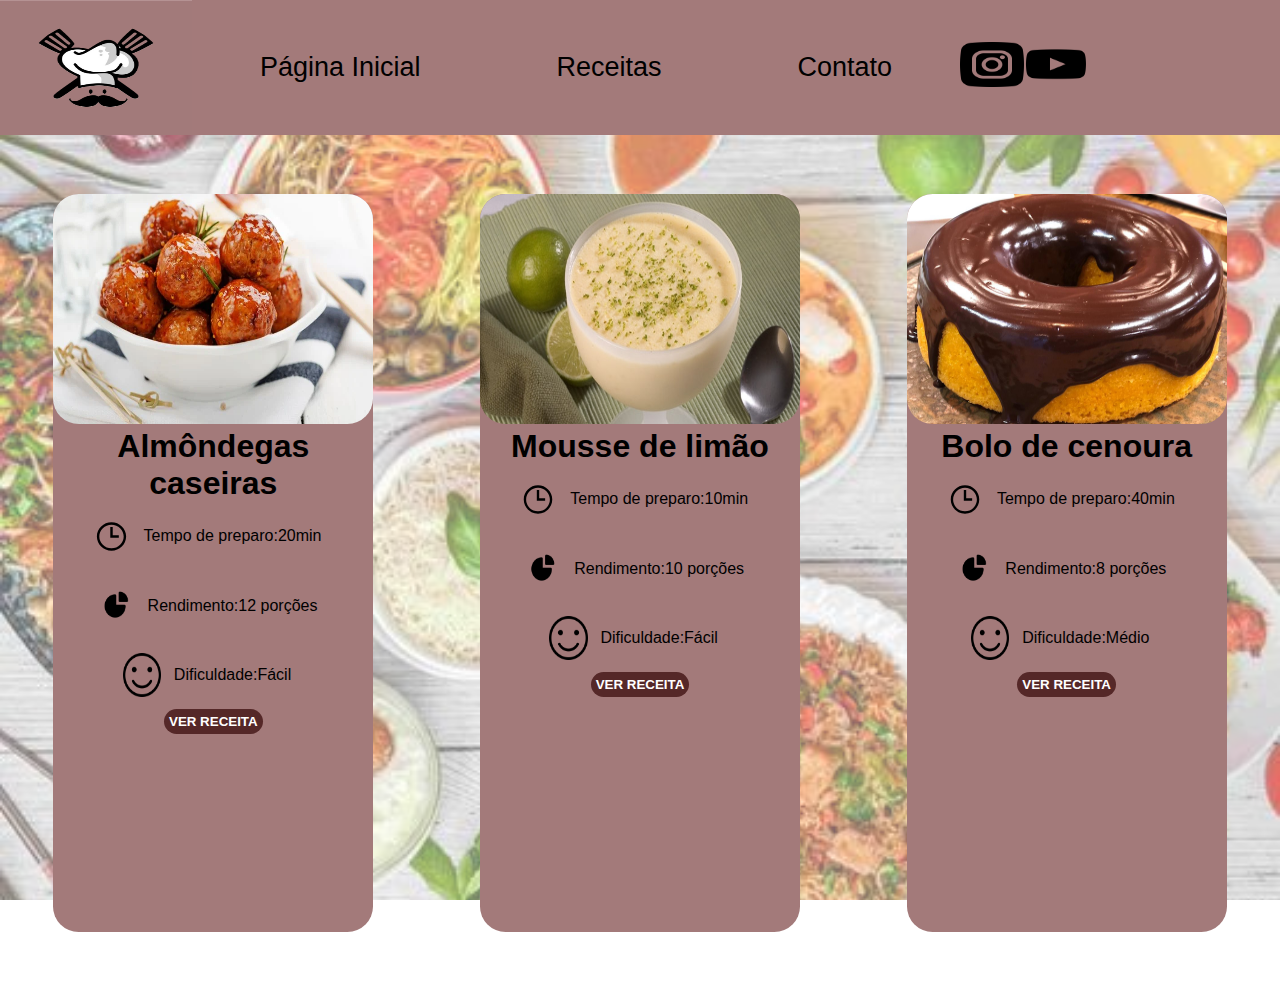
<file: index.html>
<!DOCTYPE html>
<html lang="pt-br">
<head>
    <meta charset="UTF-8">
    <meta http-equiv="X-UA-Compatible" content="IE=edge">
    <meta name="viewport" content="width=device-width, initial-scale=1.0">
    <meta name="Author" content="Hérika Borges Machado">
    <link rel="stylesheet" href="./css/style1.css"/>

    <title>Receitas imperdíveis</title>
</head>
<body id="fundo">
    <header>
        <nav>
            <img id="logo" src="img/logotipo.jpg" alt="Logo do Site">
            <ul id="menu">
                <li><a href="./index.html">Página Inicial</a></li>
                <li><a href="./index1.html">Receitas</a></li>
                <li><a href="./index3.html">Contato</a></li>
            </ul>
            <ul id="icons">
                <li><a href="#"><img src="img/instagram.png" alt="Instagram"></a></li>
                <li><a href="#"><img src="img/youtube.png" alt="Youtube"></a></li>
            </ul>
        </nav>
    </header>

    <section>

        <div id="receitas">
            <div class="receita">
                <div>
                    <img src="./img/alomondega.webp" class="img">
                </div>
                <div>
                    <h1>Almôndegas caseiras</h1>
                    <div>
                        <img src="./img/relogio.svg" class="icon">
                        <div class="coluna">
                            <p>Tempo de preparo:</p>
                            <p>20min</p>
                        </div>
                        
                    </div>
                    <div>
                        <img src="./img/porcao.png"  class="icon">
                        <div class="coluna">
                            <p>Rendimento:</p>
                            <p>12 porções</p>
                        </div>
                    </div>
                    <div>
                        <img src="./img/smile.png"  class="icon">
                        <div class="coluna">
                            <p>Dificuldade:</p>
                            <p>Fácil</p> 
                        </div>
                        
                    </div>
                </div>
                <button>VER RECEITA</button>
            </div>
        
            <div class="receita">
                <div>
                    <img src="img/mousse de limão.jpg" class="img">
                </div>
                <div>
                    <h1>Mousse de limão</h1>
                    <div>
                        <img src="./img/relogio.svg" class="icon">
                        <div class="coluna">
                            <p>Tempo de preparo:</p>
                            <p>10min</p>
                        </div>
                        
                    </div>
                    <div>
                        <img src="./img/porcao.png"  class="icon">
                        <div class="coluna">
                            <p>Rendimento:</p>
                            <p>10 porções</p>
                        </div>
                    </div>
                    <div>
                        <img src="./img/smile.png"  class="icon">
                        <div class="coluna">
                            <p>Dificuldade:</p>
                            <p>Fácil</p>
                        </div>
                    </div>
                </div>
                <button>VER RECEITA</button>
            </div>
        
            <div class="receita">
                <div>
                    <img src="img/bolo de cenoura.jpeg" class="img">
                </div>
                <div>
                    <h1>Bolo de cenoura</h1>
                    <div>
                        <img src="./img/relogio.svg" class="icon">
                       <div class="coluna">
                           <p>Tempo de preparo:</p>
                           <p>40min</p>
                       </div>
                    </div>
                    <div>
                        <img src="./img/porcao.png"  class="icon">
                        <div class="coluna">
                            <p>Rendimento:</p>
                            <p>8 porções</p>
                        </div>
                    </div>
                    <div>
                        <img src="./img/smile.png"  class="icon">
                        <div class="coluna">
                            <p>Dificuldade:</p>
                            <p>Médio</p>
                        </div>
                    </div>
                </div>
                <button>VER RECEITA</button>
            </div>
        </div>
    </section>

</body>
</html>
</file>
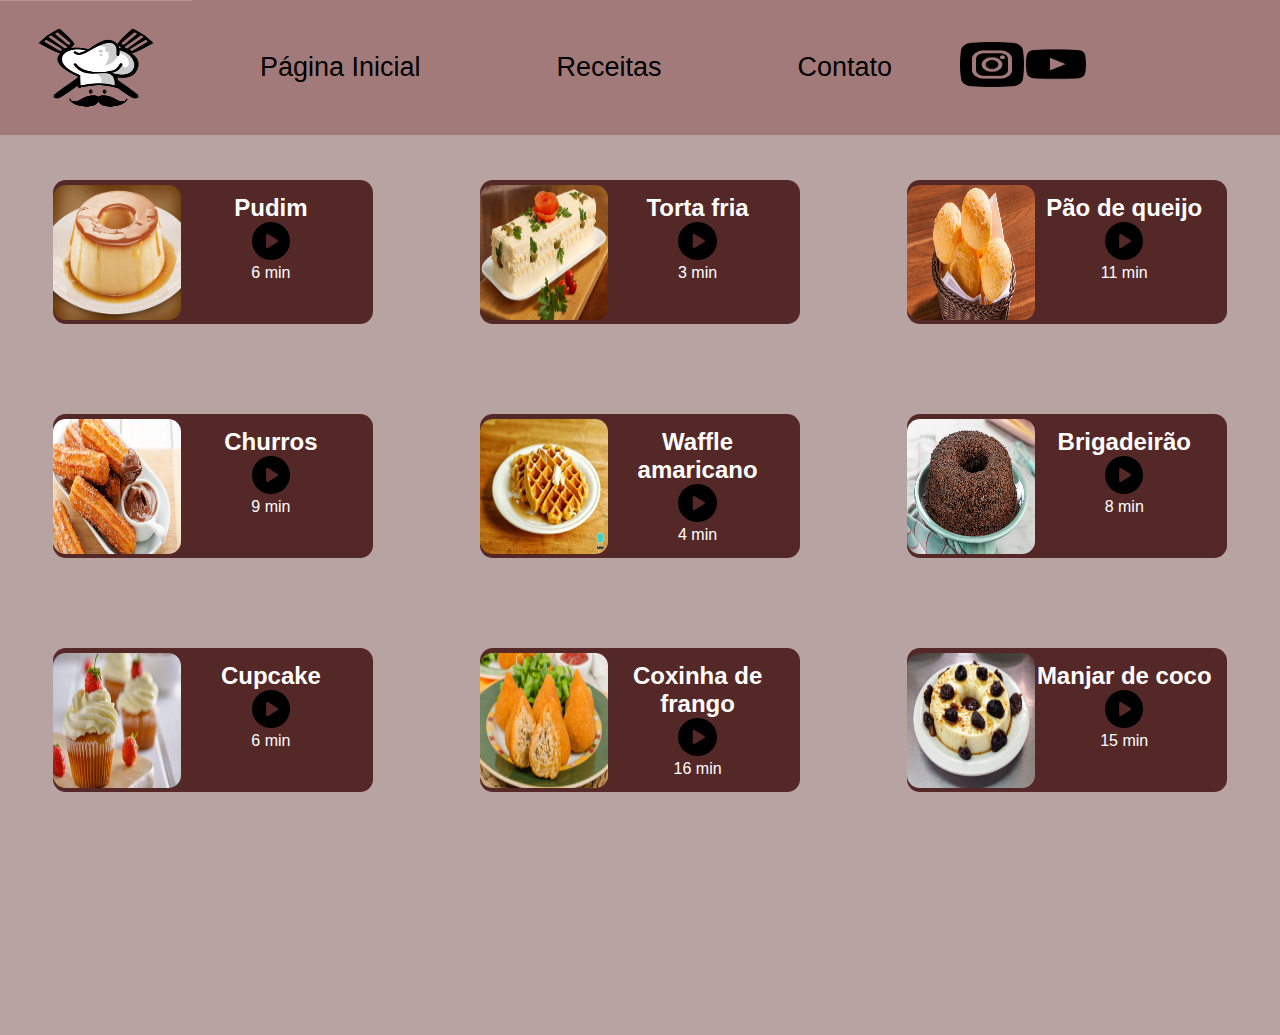
<file: index1.html>
<!DOCTYPE html>
<html lang="pt-br">
<head>
    <meta charset="UTF-8">
    <meta http-equiv="X-UA-Compatible" content="IE=edge">
    <meta name="viewport" content="width=device-width, initial-scale=1.0">
    <meta name="Author" content="Hérika Borges Machado">
    <link rel="stylesheet" href="./css/style2.css"/>

    <title>Receitas imperdíveis</title>
</head>
<body id="fundo">
    <header>
        <nav>
            <img id="logo" src="img/logotipo.jpg" alt="Logo do Site">
            <ul id="menu">
                <li><a href="./index.html">Página Inicial</a></li>
                <li><a href="./index1.html">Receitas</a></li>
                <li><a href="./index3.html">Contato</a></li>
            </ul>
            <ul id="icons">
                <li><a href="#"><img src="img/instagram.png" alt="Instagram"></a></li>
                <li><a href="#"><img src="img/youtube.png" alt="Youtube"></a></li>
            </ul>
        </nav>
    </header>

    
    <section id="secao-2">
        <div>

            <div class="mini-receita">
                <div class="imagem">
                    <img src="img/pudim.jpg">
                </div>
                <div class="info">
                    <h2>Pudim</h2>
                    <a href="https://www.youtube.com/watch?v=0MJep0plDlw">
                        <img src="img/btn-play.png">
                    </a>
                    <p>6 min</p>
                </div>
            </div>
    
            <div class="mini-receita">
                <div class="imagem">
                    <img src="img/churros.jpg">
                </div>
                <div class="info">
                    <h2>Churros</h2>
                    <a href="https://www.youtube.com/watch?v=yyBj-aP2cMY">
                        <img src="img/btn-play.png">
                    </a>
                    <p>9 min</p>
                </div>
            </div>
    
            <div class="mini-receita">
                <div class="imagem">
                    <img src="img/cupcake.jpg">
                </div>
                <div class="info">
                    <h2>Cupcake</h2>
                    <a href="https://www.youtube.com/watch?v=BKxZ_tYpUKM">
                        <img src="img/btn-play.png">
                    </a>
                    <p>6 min</p>
                </div>
            </div>
        </div>

        
        <div>

            <div class="mini-receita">
                <div class="imagem">
                    <img src="img/torta fria.jpg">
                </div>
                <div class="info">
                    <h2>Torta fria</h2>
                    <a href="https://www.youtube.com/watch?v=a4B8rYGgKdw">
                        <img src="img/btn-play.png">
                    </a>
                    <p>3 min</p>
                </div>
            </div>
    
            <div class="mini-receita">
                <div class="imagem">
                    <img src="img/waffles americano.jpg">
                </div>
                <div class="info">
                    <h2>Waffle amaricano</h2>
                    <a href="https://www.youtube.com/watch?v=G3ww7VI5964">
                        <img src="img/btn-play.png">
                    </a>
                    <p>4 min</p>
                </div>
            </div>
    
            <div class="mini-receita">
                <div class="imagem">
                    <img src="img/coxinha.png">
                </div>
                <div class="info">
                    <h2>Coxinha de frango</h2>
                    <a href="https://www.youtube.com/watch?v=JJS9x54pIgQ">
                        <img src="img/btn-play.png">
                    </a>
                    <p>16 min</p>
                </div>
            </div>
        </div>

        <div>

            <div class="mini-receita">
                <div class="imagem">
                    <img src="img/pao de queijo.jpg">
                </div>
                <div class="info">
                    <h2>Pão de queijo</h2>
                    <a href="https://www.youtube.com/watch?v=cScbtSVMgac">
                        <img src="img/btn-play.png">
                    </a>
                    <p>11 min</p>
                </div>
            </div>
    
            <div class="mini-receita">
                <div class="imagem">
                    <img src="img/brigadeirao.jpg">
                </div>
                <div class="info">
                    <h2>Brigadeirão</h2>
                    <a href="https://www.youtube.com/watch?v=UJzzj4UKoZs">
                        <img src="img/btn-play.png">
                    </a>
                    <p>8 min</p>
                </div>
            </div>
    
            <div class="mini-receita">
                <div class="imagem">
                    <img src="img/Manjar de coco.jpg">
                </div>
                <div class="info">
                    <h2>Manjar de coco</h2>
                    <a href="https://www.youtube.com/watch?v=NR3C48-7aZ8">
                        <img src="img/btn-play.png">
                    </a>
                    <p>15 min</p>
                </div>
            </div>
        </div>
    </section>
</file>
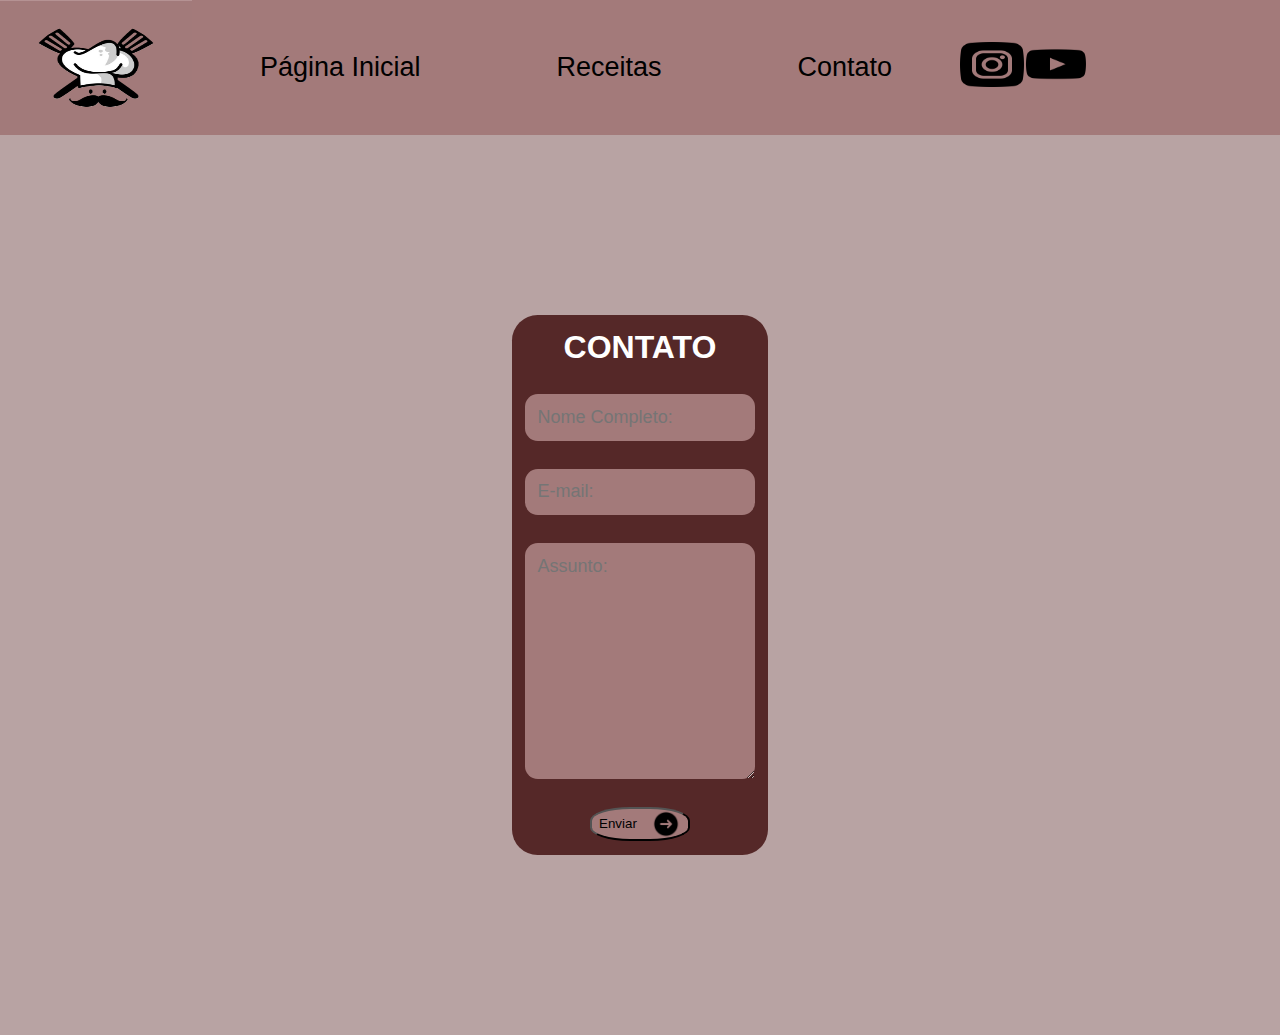
<file: index3.html>
<!DOCTYPE html>
<html lang="pt-br">
<head>
    <meta charset="UTF-8">
    <meta http-equiv="X-UA-Compatible" content="IE=edge">
    <meta name="viewport" content="width=device-width, initial-scale=1.0">
    <meta name="Author" content="Hérika Borges Machado">
    <link rel="stylesheet" href="./css/style3.css"/>

    <title>Receitas imperdíveis</title>
</head>
<body id="fundo">
    <header>
        <nav>
            <img id="logo" src="img/logotipo.jpg" alt="Logo do Site">
            <ul id="menu">
                <li><a href="./index.html">Página Inicial</a></li>
                <li><a href="./index1.html">Receitas</a></li>
                <li><a href="./index3.html">Contato</a></li>
            </ul>
            <ul id="icons">
                <li><a href="#"><img src="img/instagram.png" alt="Instagram"></a></li>
                <li><a href="#"><img src="img/youtube.png" alt="Youtube"></a></li>
            </ul>
        </nav>
    </header>

    
    <section id="secao-3">
        <form>
            <h1>CONTATO</h1>
            <input type="text" placeholder="Nome Completo:">
            <input type="email" placeholder="E-mail:">
            <textarea cols="30" rows="10" placeholder="Assunto:"></textarea>
            <button>
                Enviar
                <img src="img/arrow.png">
            </button>
        </form>
    </section>
</body>
</html>
</file>
<file: css/style1.css>
*{
    padding: 0;
    margin: 0;
    box-sizing: border-box;
    font-family: Arial, Helvetica, sans-serif;
}

header {
    width: 100vw;
    height: 15vh;
    background-color: #A37A7A;
    display: flex;
}

nav {
    display: flex;
    flex-direction: row;
    align-items: center;
    width: 100vw;
}


#logo { 
    width: 15vw;
    height: 15vh;
}

#icons {
    width: 10vw;
    justify-content: space-between;
}


#menu {
    width: 60vw;
    justify-content: space-around;
    display: inline-flex;
}

#icons li a img{
    width: 5vw;
    height: 5vh;
}

header nav ul {
    display: flex;
    flex-direction: row;
    align-items: center;
}

li {
    list-style: none;
}

li a{
    text-decoration: none;
    color: black;
    font-size: 3vh;
}

li a:hover{
    color: white;
}

#fundo::after {
    content: '';
    background-image: url(../img/fundo.jpeg);
    background-size: 100vw;
    position: absolute;
    width: 100vw;
    height: 100vh;
    left: 0vh;
    top: 0vw;
    opacity: .6;
    z-index: -1;
}

.receita {
    background-color: #A37A7A;
    width: 25vw;
    text-align: center;
    height: 82vh;
    border-radius: 2vw;
    
}

.receita img.img {
    width: 25vw;
    height: 18vw;
    border-radius: 2vw;
}

img.icon {
    width: 3vw;
}

.receita div div {
    display: flex;
    flex-direction: row;
    justify-content: center;
    padding: 1vw;
    
}

#receitas {
    height: 95vh;
    display: flex;
    justify-content: space-around;
    align-items: center;
}

button{
    border-radius: 1vw;
    padding: 5px;
    border: none;
    background-color: #552828;
    color: white;
    font-weight: bold;
}
</file>
<file: css/style2.css>
*{
    padding: 0;
    margin: 0;
    box-sizing: border-box;
    font-family: Arial, Helvetica, sans-serif;
}

header {
    width: 100vw;
    height: 15vh;
    background-color: #A37A7A;
    display: flex;
}

nav {
    display: flex;
    flex-direction: row;
    align-items: center;
    width: 100vw;
}


#logo { 
    width: 15vw;
    height: 15vh;
}

#icons {
    width: 10vw;
    justify-content: space-between;
}


#menu {
    width: 60vw;
    justify-content: space-around;
    display: inline-flex;
}

#icons li a img{
    width: 5vw;
    height: 5vh;
}

header nav ul {
    display: flex;
    flex-direction: row;
    align-items: center;
}

li {
    list-style: none;
}

li a{
    text-decoration: none;
    color: black;
    font-size: 3vh;
}

li a:hover{
    color: white;
}

#secao-2 {
    background-color: #b8a3a3;
    margin: 0vh;
    height: 100vh;
    display: flex;
    justify-content: space-around;
}

.mini-receita {
    background-color: #552828;
    width: 25vw;
    height: 16vh;
    display: flex;
    flex-direction: row;
    text-align: center;
    border-radius: 1vw;
    align-items: center;
    flex-wrap: wrap;
    margin: 5vh;
    margin-bottom: 10vh;
}

.imagem {
    width: 10vw;
    height: 15vh;
    display: flex;
    align-items: flex-start;
}

.imagem img {
    width: 10vw;
    height: 15vh;
    border-radius: 1vw;
}

.info {
    width: 14vw;
    color: white;
    height: 13vh;
    display: block;
}

.info img {
    width: 3vw;
}
</file>
<file: css/style3.css>
*{
    padding: 0;
    margin: 0;
    box-sizing: border-box;
    font-family: Arial, Helvetica, sans-serif;
}

header {
    width: 100vw;
    height: 15vh;
    background-color: #A37A7A;
    display: flex;
}

nav {
    display: flex;
    flex-direction: row;
    align-items: center;
    width: 100vw;
}


#logo { 
    width: 15vw;
    height: 15vh;
}

#icons {
    width: 10vw;
    justify-content: space-between;
}


#menu {
    width: 60vw;
    justify-content: space-around;
    display: inline-flex;
}

#icons li a img{
    width: 5vw;
    height: 5vh;
}

header nav ul {
    display: flex;
    flex-direction: row;
    align-items: center;
}

li {
    list-style: none;
}

li a{
    text-decoration: none;
    color: black;
    font-size: 3vh;
}

li a:hover{
    color: white;
}

#secao-3{
    background-color: #b8a3a3;
    height: 100vh;
    display: flex;
    justify-content: center;
    align-items: center;
    text-align: center;
}

form {
    display: flex;
    flex-direction: column;
    width: 20vw;
    align-items: center;
    background-color: #552828;
    border-radius: 2vw;
    height: 60vh;
    justify-content: space-around;
    color: white;
}




form input, textarea {
    font-size: 2vh;
    width: 18vw;
    padding: 1vw;
    color: black;
    border-radius: 1vw;
    border: none;
    background-color: #A37A7A;

}




form button{
    width: 100px;
    display: flex;
    align-items: center;
    justify-content: space-around;
    background-color: #A37A7A;
    color: black;
    border-radius: 40%;
}
form button img{
    width: 30px;
}
</file>
